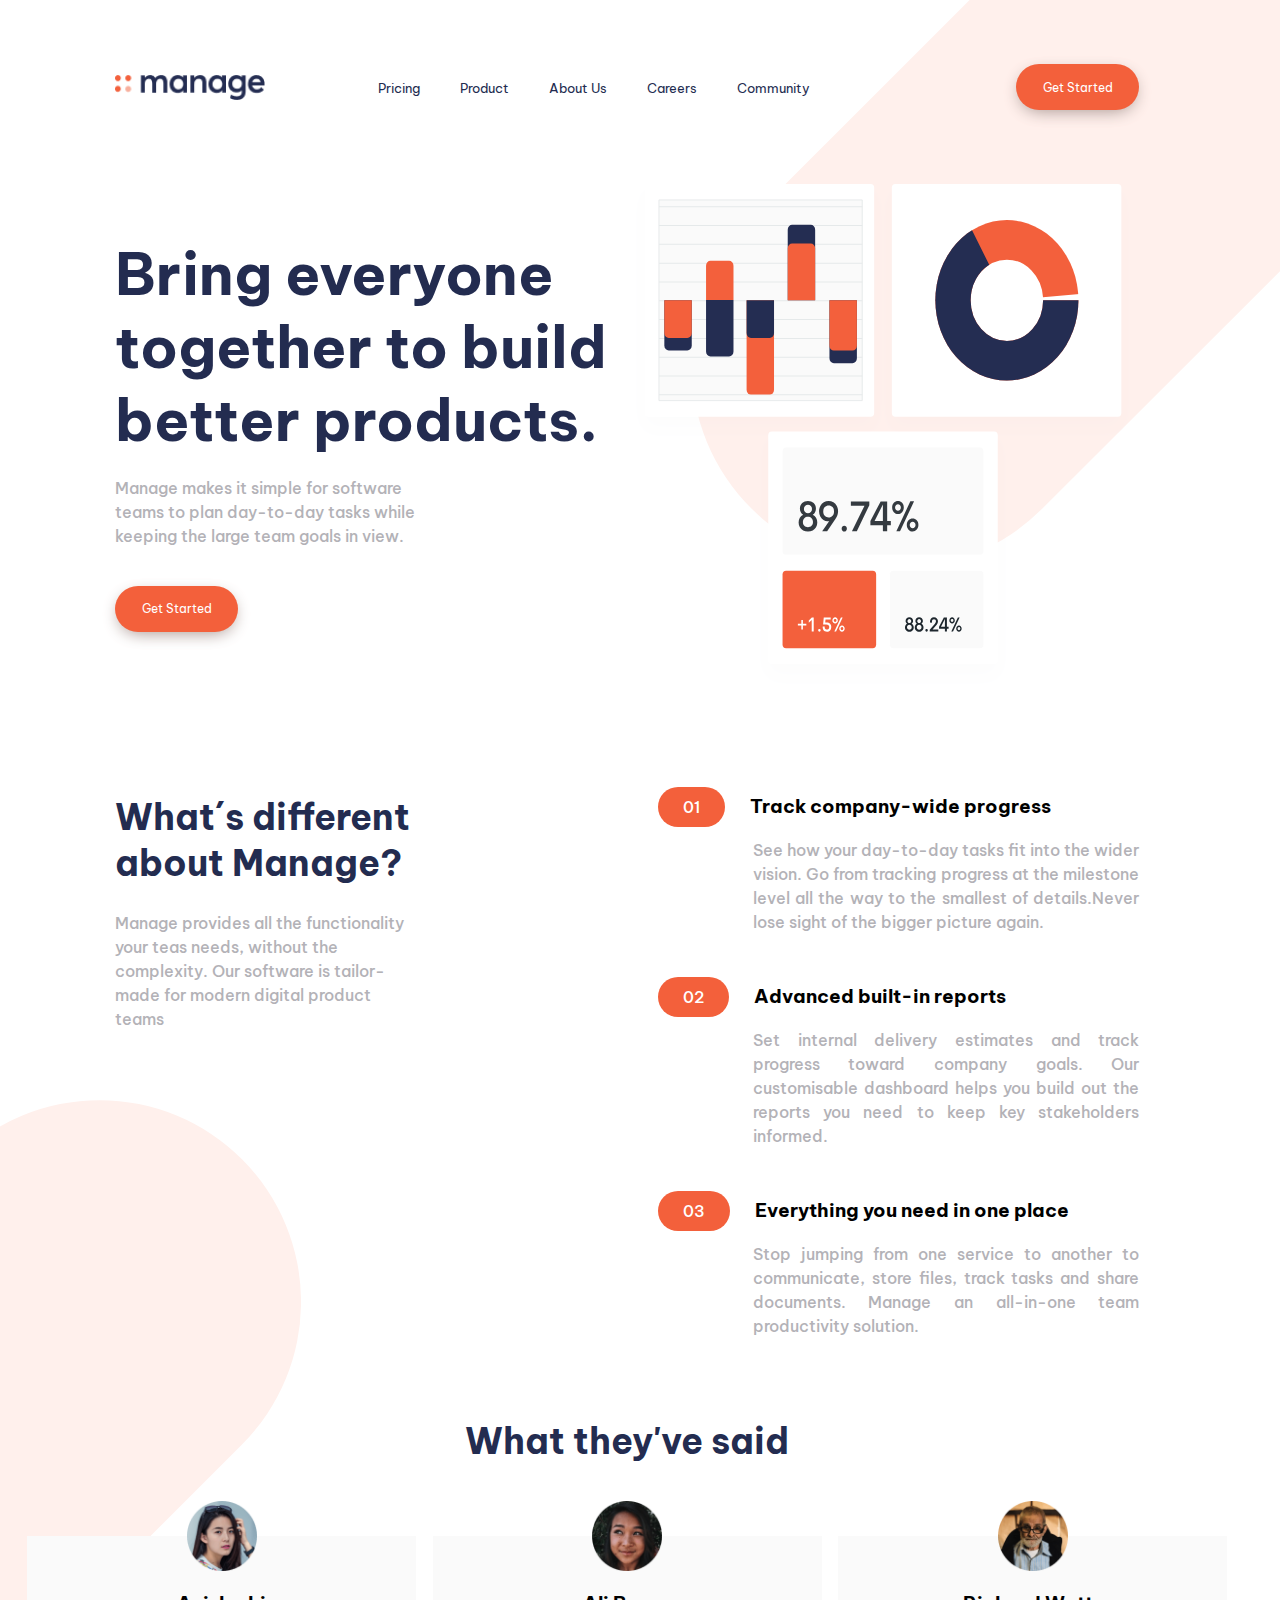
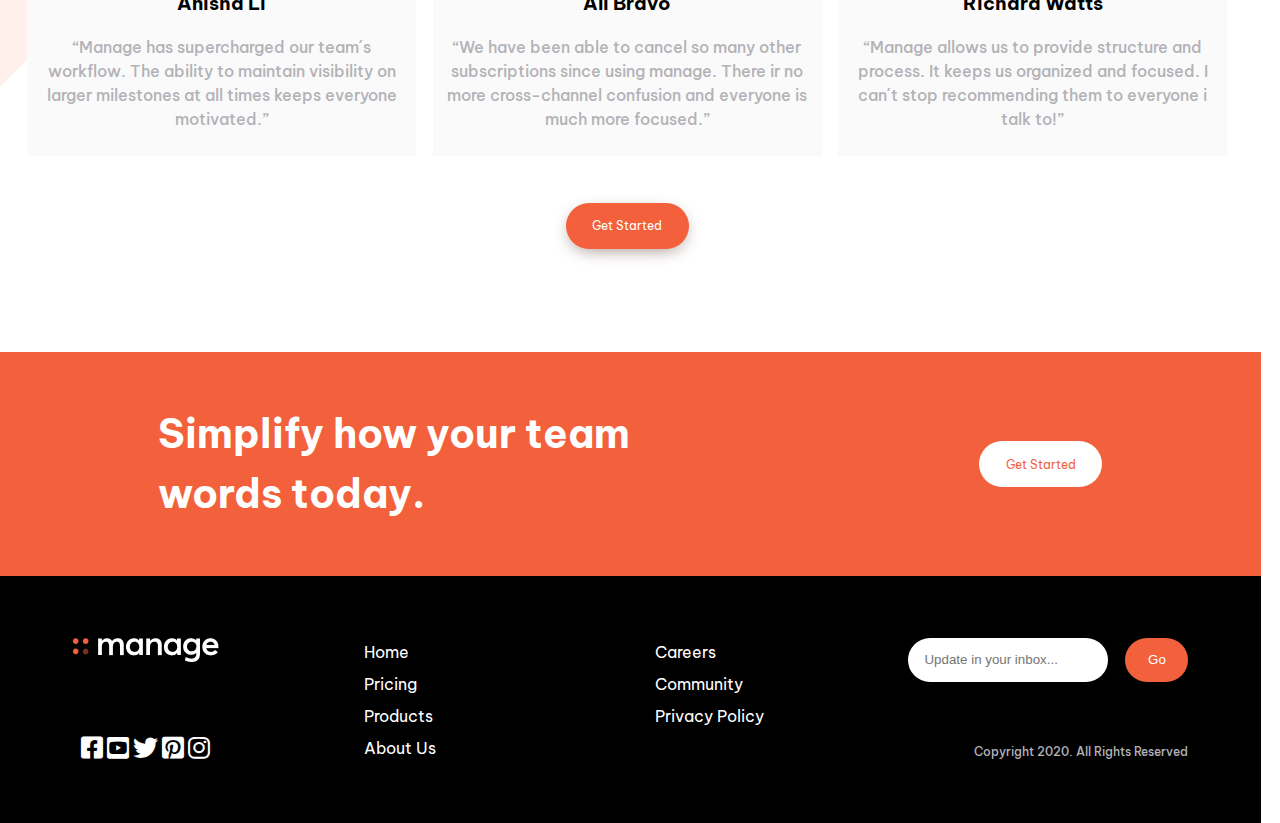
<file: Angie Alvernia C6/index.html>
<!DOCTYPE html>
<html lang="en">
    <!-- Hola profe, después de muchas horas de frustración y felicidad logré terminar
    el diseño, por lo menos en un 98% igual jaja. 
    Me pareció una muy buena experiencia, llena de sufrimiento colectivo jaja, perdón,
    compañerismo, nos ayudamos juntos en muchas cosas y eso es importante, aceptar
    que necesitamos ayuda y que nadie se las sabe todas, muchas gracias por hacer esta 
    asignatura tan amena, ahora sin más preámbulo:

    1. Realicé un diseño para computador, que me funcionó tanto en pantalla de 14" como 
    en otra de 16", así que se debe ver bien en pantallas de 1024px y 1280px de ancho.

    2. El maquetado de mobile fue diseñado para una medida de 375px.

    3. Lo probé con varios navegadores y se ve bien, pero preferiblemente Chrome y Opera
    solo espero que se vea tal cual lo diseñé jaja.

    4. Gracias profe por todas las enseñanzas, se termina la asignatura con amor por FRONTEND-->
<head>
    <meta charset="UTF-8">
    <meta http-equiv="X-UA-Compatible" content="IE=edge">
    <meta name="viewport" content="width=device-width, initial-scale=1.0">
    <link rel="preconnect" href="https://fonts.googleapis.com">
    <link rel="preconnect" href="https://fonts.gstatic.com" crossorigin>
    <link href="https://fonts.googleapis.com/css2?family=Be+Vietnam+Pro:ital,wght@0,400;0,700;1,500&display=swap" rel="stylesheet">
    <link rel="stylesheet" href="styles/styles.css">
    <link rel="stylesheet" href="https://cdnjs.cloudflare.com/ajax/libs/font-awesome/6.0.0-beta2/css/all.min.css">
    <title>Manage</title>
</head>
<body>
        <header>
        <section class="headerContainer">
        <img src="./imagenes/logoHeader.png" alt="Logo">
        <nav>
        <ul>
            <li><a class="opciones" href="#">Pricing</a></li>
            <li><a class="opciones" href="#">Product</a></li>
            <li><a class="opciones" href="#">About Us</a></li>
            <li><a class="opciones" href="#">Careers</a></li>
            <li><a class="opciones" href="#">Community</a></li>
        </ul>
        </nav>
        <i class="fas fa-bars"></i>
        <input  class="button" type="button" value="Get Started">
        </section>
        
    </header>

    <main>
    
    <section class="grafico">
        <div class="bring">
            <h1>Bring everyone together to build better products.</h1>
            <p class="manage">Manage makes it simple for software teams to plan day-to-day
                tasks while keeping the large team goals in view.</p>
            <input  class="button" type="button" value="Get Started"> 
        </div>
        <div class="imgGrafico">
            <img src="./imagenes/illustration-intro.svg">
        </div>
    
        
        
    </section>
    
    <section class="sobreNosotros">
        <div class="what">
            <h2>What´s different about Manage?</h2>
            <p>Manage provides all the functionality your teas needs, without the complexity.
                Our software is tailor-made for modern digital product teams</p>
        </div>
        <div class="track">
            <div>
                <h3 class="uno">Track company-wide progress</h3>
                <p>
                    See how your day-to-day tasks fit into the wider vision.
                    Go from tracking progress at the milestone level all the way 
                    to the smallest of details.Never lose sight of the bigger picture again.
                </p>
            </div>
            <div>
                <h3 class="dos">Advanced built-in reports</h3>
                <p>Set internal delivery estimates and track progress toward company goals.
                    Our customisable dashboard helps you build out the reports you need
                    to keep key stakeholders informed.
                </p>
            </div>
            <div>
                <h3 class="tres">Everything you need in one place</h3>
                <p>Stop jumping from one service to another to communicate,
                    store files, track tasks and share documents. Manage 
                    an all-in-one team productivity solution.
                </p>
            </div>
        </div>
    </section>

    <section class="testimony" >
        <h2>What they've said</h2>
        <div class="cardsContainer">
            <div  id="Anisha" class="cards">
                <img  class="avatar" src="./imagenes/avatar-anisha.png" alt="Anisha">
                <h3 class="nombres">Anisha Li</h3>
                <p>“Manage has supercharged our team´s workflow. 
                The ability to maintain visibility on larger milestones 
                at all times keeps everyone motivated.”</p>
            </div>
            <div id="Ali"  class="cards">
                <img class="avatar" src="./imagenes/avatar-ali.png" alt="Ali">
                <h3 class="nombres">Ali Bravo</h3>
                <p>“We have been able to cancel so many other
                subscriptions since using manage. There ir
                no more cross-channel confusion and everyone
                is much more focused.”</p>
            </div>
            <div id="Richard" class="cards">
                <img class="avatar" src="./imagenes/avatar-richard.png" alt="Richard">
                <h3 class="nombres">Richard Watts</h3>
                <p>“Manage allows us to provide structure and process.
                It keeps us organized and focused. I can´t stop 
                recommending them to everyone i talk to!”</p>
            </div>
        </div>
        <img class="desplazar" src="./imagenes/circulos.png">
        <input  class="button" type="button" value="Get Started"> 
    </section>
    </main>

    <section class="orange">
        <p id="simplify">Simplify how your team words today.</p>
        <input  class="button" type="button" value="Get Started">
    </section>

    <footer>
        <div class="redSocial">
            <img id="logoFooter" src="./imagenes/logoFooter.png" alt="Logo">
            <div class="iconos">
                    <i class="red fab fa-facebook-square"></i>
                    <i class="red fab fa-youtube-square"></i>
                    <i class="red fab fa-twitter"></i>
                    <i class="red fab fa-pinterest-square"></i>
                    <i class="red fab fa-instagram"></i>
            </div>
        </div>
        <div class="navegadores">
        <nav class="navFooter">
            <ul>
                <li><a href="#">Home</a></li>
                <li><a href="#">Pricing</a></li>
                <li><a href="#">Products</a></li>
                <li><a href="#">About Us</a></li>
            </ul>
        </nav>
        <nav class="navFooter">
            <ul >
                <li><a href="#">Careers</a></li>
                <li><a href="#">Community</a></li>
                <li><a href="#">Privacy Policy</a></li>
            </ul>
        </nav>
        </div>
        
        <div class="formulario">
            <form>
                <div>
                    <input type="email" id="email" class="input" placeholder="Update in your inbox...">
                    <p></p>
                </div>
                <input type="submit" value="Go" class="formButton">
            </form>
            <p id="copyright">Copyright 2020. All Rights Reserved</p>
        
    </footer>
</body>
</html>
</file>
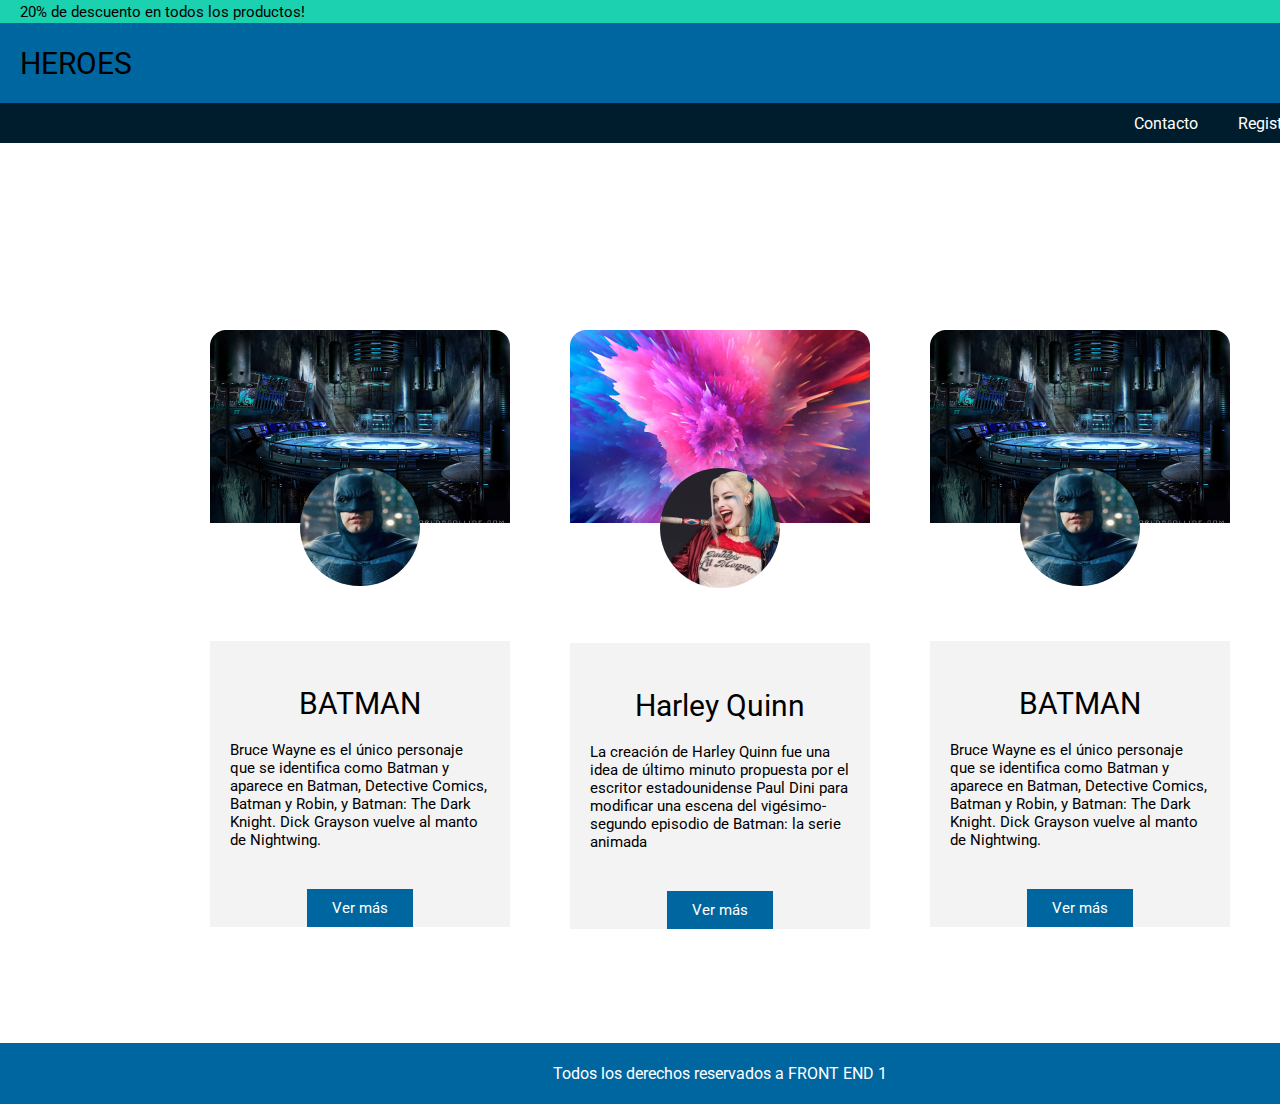
<file: Heroes/index.html>
<!DOCTYPE html>
<html lang="en">
<head>
    <meta charset="UTF-8">
    <meta http-equiv="X-UA-Compatible" content="IE=edge">
    <meta name="viewport" content="width=device-width, initial-scale=1.0">
    <link rel="stylesheet" href="css/styles.css">
    <link rel="preconnect" href="https://fonts.googleapis.com">
    <link rel="preconnect" href="https://fonts.gstatic.com" crossorigin>
    <link href="https://fonts.googleapis.com/css2?family=Roboto&display=swap" rel="stylesheet">
    <title>Heroes</title>
</head>

<body>
    <header>
            <p id="descuento">20% de descuento en todos los productos!</p>
            <h1>HEROES</h1>
            <nav>
                <li><a href="contacto.html">Contacto</a></li>
                <li><a href="registro.html">Registrarme</a></li>
                <li><a href="login.html">Ingresar</a></li>
            </nav>
    </header>
    <section class="box">
    <main>
        <section class="cards">
            <img src="img/bannerBatman.png" alt="bannerBatman">
            <img class="profile" src="img/ProfileBatman.png" alt="profileBatman">
            <div class="descripcion">
                <h2>BATMAN</h2>
                <p class="parrafo">Bruce Wayne es el único personaje que se identifica como Batman 
                    y aparece en Batman, Detective Comics, Batman y Robin, y Batman:
                    The Dark Knight. Dick Grayson vuelve al manto de Nightwing.
                </p>
                <a class="buttom" href="#">Ver más</a>
            </div>
        </section>
        <section class="cards">
            <img src="img/bannerHarley.png" alt="bannerHarley">
            <img class="profile" src="img/profileHarley.png" alt="profileHarley">
            <div class="descripcion">
                <h2>Harley Quinn</h2>
                <p class="parrafo">La creación de Harley Quinn fue una idea de último minuto propuesta
                    por el escritor estadounidense Paul Dini para modificar una escena
                    del vigésimo-segundo episodio de Batman: la serie animada
                </p>
                <a class="buttom" href="#">Ver más</a>
            </div>
        </section>
        <section class="cards">
            <img src="img/bannerBatman.png" alt="bannerBatman">
            <img class="profile" src="img/ProfileBatman.png" alt="profileBatman">
            <div class="descripcion">
                <h2>BATMAN</h2>
                <p class="parrafo">Bruce Wayne es el único personaje que se identifica como Batman 
                    y aparece en Batman, Detective Comics, Batman y Robin, y Batman:
                    The Dark Knight. Dick Grayson vuelve al manto de Nightwing.
                </p>
                <a class="buttom" href="#">Ver más</a>
            </div>
        </section>
    </main>
    </section>
    <footer>Todos los derechos reservados a FRONT END 1</footer>

    
</body>
</html>
</file>
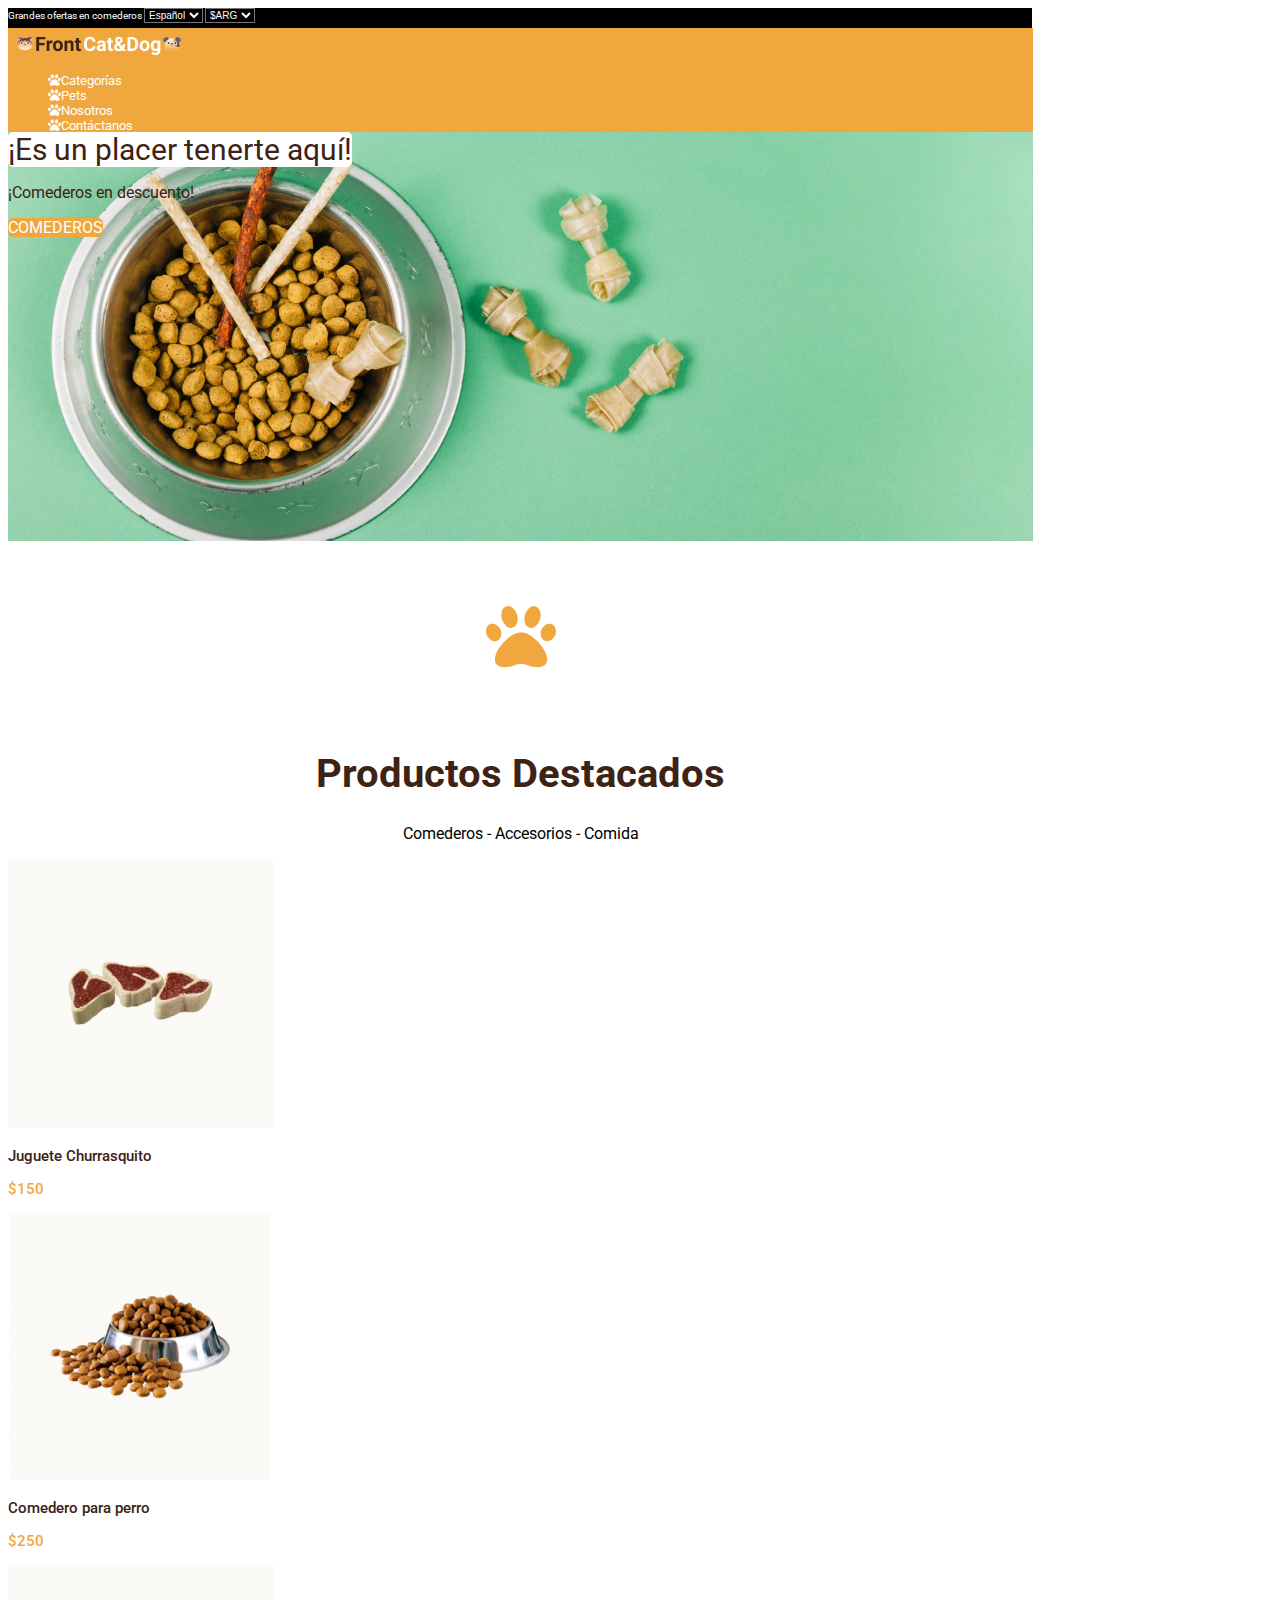
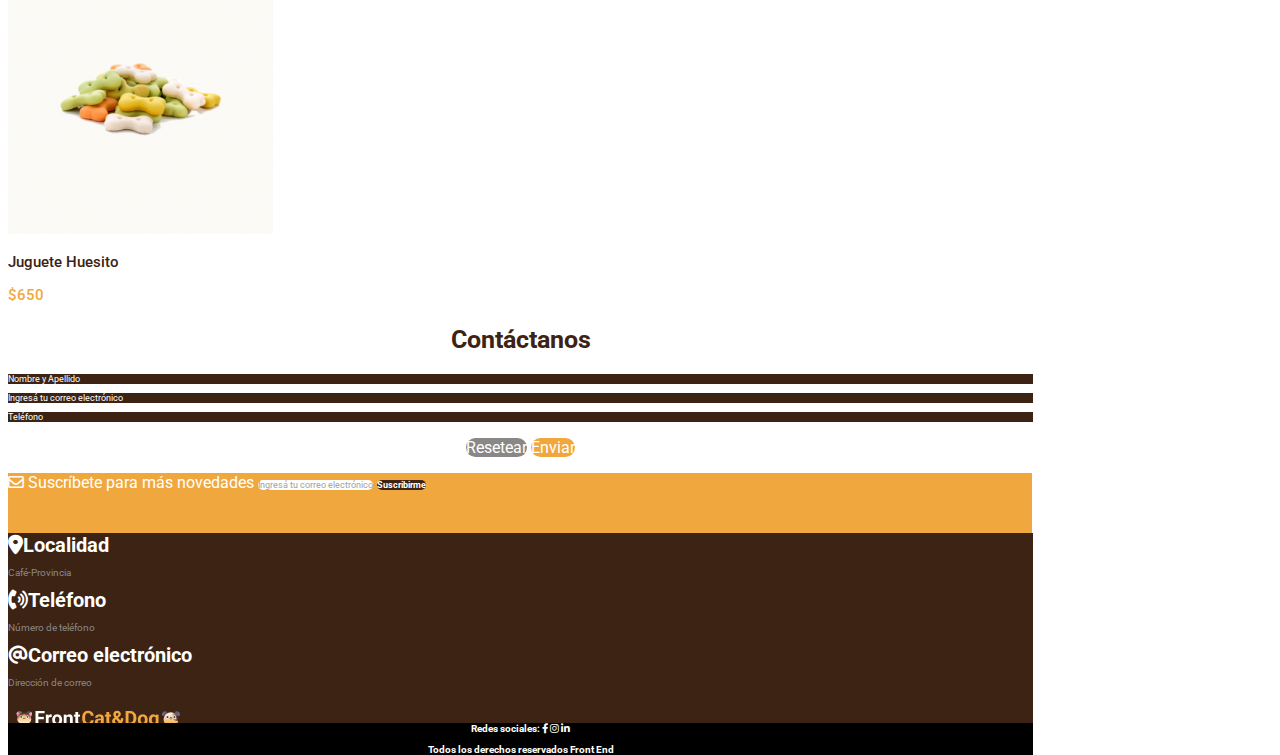
<file: PetShopAlvernia_Angie/index.html>
<!DOCTYPE html>
<html lang="en">
 <head>
    <meta charset="UTF-8">
    <meta http-equiv="X-UA-Compatible" content="IE=edge">
    <meta name="viewport" content="width=device-width, initial-scale=1.0">
    <title>PetShop</title>
    <link rel="stylesheet" href="./css/style.css">
    <link rel="stylesheet" href="https://cdnjs.cloudflare.com/ajax/libs/font-awesome/6.0.0-beta2/css/all.min.css">
    <link rel="preconnect" href="https://fonts.googleapis.com">
    <link rel="preconnect" href="https://fonts.gstatic.com" crossorigin>
    <link href="https://fonts.googleapis.com/css2?family=Roboto&display=swap" rel="stylesheet">
 </head>
  <body>
  
    <header>

     <div class="top">
        <span>Grandes ofertas en comederos</span>
        <select class="select">
          <option value="Español">Español</option>
          <option value="English">English</option>
        </select>
        <select class="select">
          <option value="PesosArgentinos">$ARG</option>
          <option value="DolaresAmericanos">$USD</option>
        </select>
     </div>

     <div class="logo">
       <span><img id=imagenlogo src="./img/logoheader.PNG" alt="FrontCat&Dog"></span> 
       <ul>
        <li type="none"><a style="color:white; text-decoration: none;" href="#"><i class="fas fa-paw"></i>Categorías</a></li>
        <li type="none"><a style="color:white; text-decoration: none;"href="#"><i class="fas fa-paw"></i>Pets</a></li>            
        <li type="none"><a style="color:white; text-decoration: none;"href="#"><i class="fas fa-paw"></i>Nosotros</a></li>
        <li type="none"><a style="color:white; text-decoration: none;"href="#"><i class="fas fa-paw"></i>Contáctanos</a></li>
       </ul>
     </div>      

    </header>
    <div id="banner">
      <span id="texto1">¡Es un placer tenerte aquí!</span> 
      <p id="texto2">¡Comederos en descuento!</p>
      <span id="texto3">  COMEDEROS  </span>
    </div>

    <div id="caja_madre"> 
          
      <div> 
       <p id=pawicon><i class="fas fa-paw"></i></p>
       <h1>Productos Destacados</h1>
       <p id="productos">Comederos - Accesorios - Comida</p>
      </div>
    
      <div id="cards">
       <img src="./img/churrasquito.png">
       <p class="cafe">Juguete Churrasquito</p>
       <p class="precio">$150</p>
       <img src="./img/comedero.png">
       <p class="cafe">Comedero para perro</p>
       <p class="precio">$250</p>
       <img src="./img/Huesito.png">
       <p class="cafe">Juguete Huesito</p>
       <p class="precio">$650</p>
      </div>

      <div >
       <h2 class="contacto">Contáctanos</h2>
      
         <p class="fondo">Nombre y Apellido</p>
         <p class="fondo">Ingresá tu correo electrónico</p>
         <p class="fondo">Teléfono</p>
         
      
       <p class="contacto"><span id="resetear">Resetear</span> <span id="enviar">Enviar</span></p>
      </div>

      <div class="suscripcion">
        <span><i class="far fa-envelope"></i></span id="suscribete"> Suscríbete para más novedades <span id="ingresa">Ingresá tu correo electrónico</span> <span id="suscribirme">Suscribirme</span>
      </div>

      <div id="datos">
       <span class="informacion"><i class="fas fa-map-marker-alt"></i>Localidad </span> 
       <p class="informacion2">Café-Provincia</p>
       <span class="informacion"><i class="fas fa-phone-volume"></i>Teléfono</span>  
       <p class="informacion2">Número de teléfono</p>
       <span class="informacion"><i class="fas fa-at"></i>Correo electrónico</span> 
       <p class="informacion2">Dirección de correo</p>
       <img src="./img/logo_footer.PNG">
      </div>
    </div>


    <footer><span>Redes sociales:</span> <i class="fab fa-facebook-f"></i>  <i class="fab fa-instagram"></i>    <i class="fab fa-linkedin-in"></i>
      <p>Todos los derechos reservados Front End</p> 
    </footer>  
    

   
     
   </body>
</html>
</file>
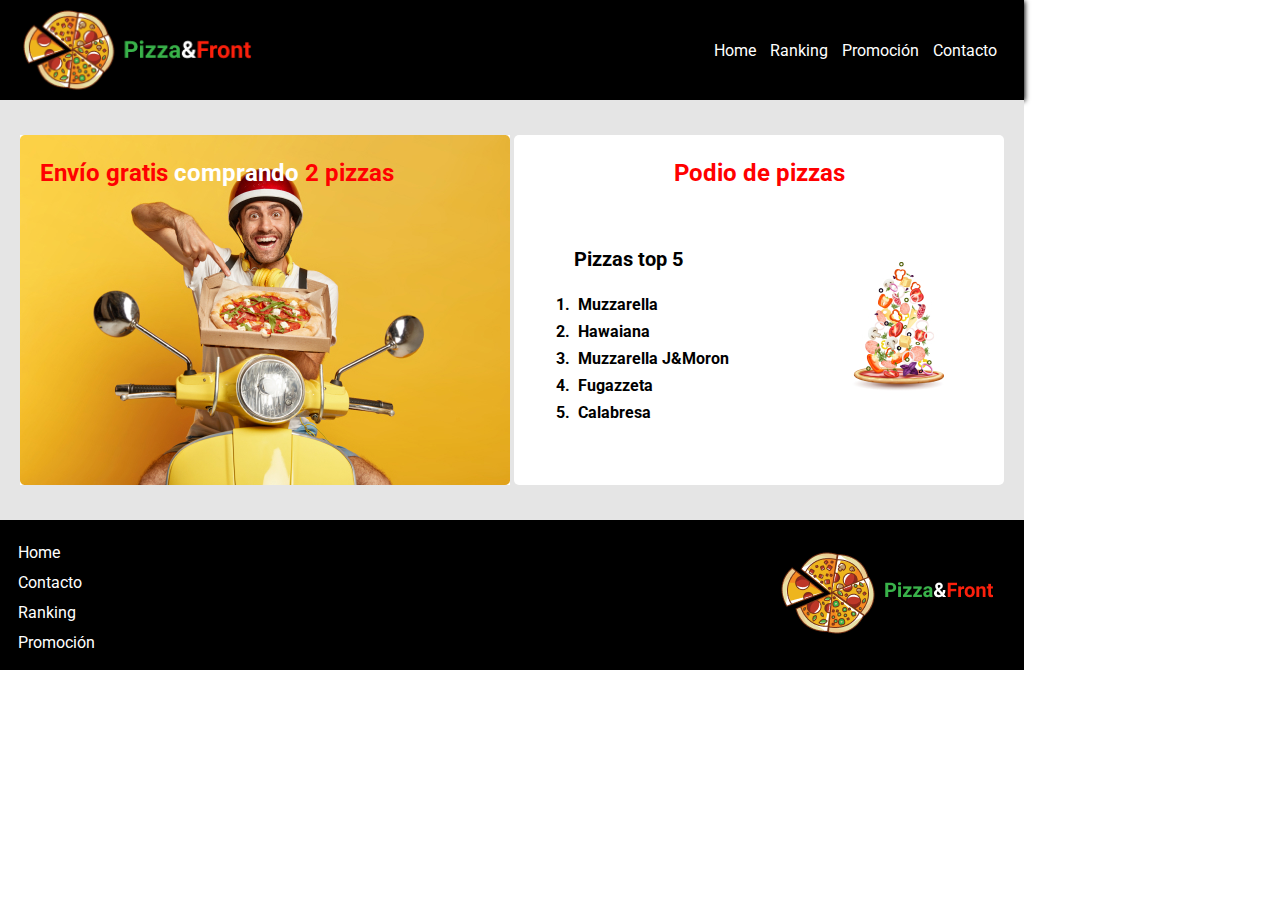
<file: Pizza&Front/index.html>
<!DOCTYPE html>
<html lang="en">
<head>
    <meta charset="UTF-8">
    <meta http-equiv="X-UA-Compatible" content="IE=edge">
    <meta name="viewport" content="width=device-width, initial-scale=1.0">
    <title>Pizza&Front</title>
    <link rel="stylesheet" href="./css/styles.css" >
    <link rel="preconnect" href="https://fonts.googleapis.com">
    <link rel="preconnect" href="https://fonts.gstatic.com" crossorigin>
    <link href="https://fonts.googleapis.com/css2?family=Roboto&display=swap" rel="stylesheet">
</head>
<body>
    <header>
        <img id="logoHeader" src="./img/Logo.png" alt="PizzaLogo">
        
        <ul class="navegador">
            <li type="none" ><a class= "botones" href="#">Home</a></li>
            <li type="none" ><a class= "botones" href="#">Ranking</a></li>
            <li type="none" ><a class= "botones" href="#">Promoción</a></li>
            <li type="none" ><a class= "botones" href="#">Contacto</a></li>            
        </ul>
    </header>

    <main>
        <section class="box1">
            <p id="envio"><span class="rojo">Envío gratis</span> <span class="blanco">comprando</span> <span class="rojo">2 pizzas</span></p>
            <img src="./img/delivery.jpg">
        </section>

        <section class="box2">
            <div class="boxPodio">
                <p class="rojo" id="podio">Podio de pizzas</p>
            </div>
            <div class="boxPizzas">
                <ol class="topPizzas">
                    <p id="Pizzas">Pizzas top 5</p>
                    <li class="nombrePizza">Muzzarella</li>  
                    <li class="nombrePizza">Hawaiana</li>
                    <li class="nombrePizza">Muzzarella J&Moron</li>                
                    <li class="nombrePizza">Fugazzeta</li>
                    <li class="nombrePizza">Calabresa</li>                     
                </ol>
                <img class="imagenPizza" src="./img/PizzaFalling.jpg">
            </div>                          
        </section>
    </main>

    <footer>
        <ul class="navFooter">
            <li type="none"><a class= "botones2" href="#">Home</a></li>
            <li type="none"><a class= "botones2" href="#">Contacto</a></li>
            <li type="none"><a class= "botones2" href="#">Ranking</a></li>
            <li type="none"><a class= "botones2" href="#">Promoción</a></li>
        </ul>
        <div>
            <img id="logoFooter" src="./img/Logofooter.png">
        </div>      
    </footer>
    
</body>
</html>
</file>
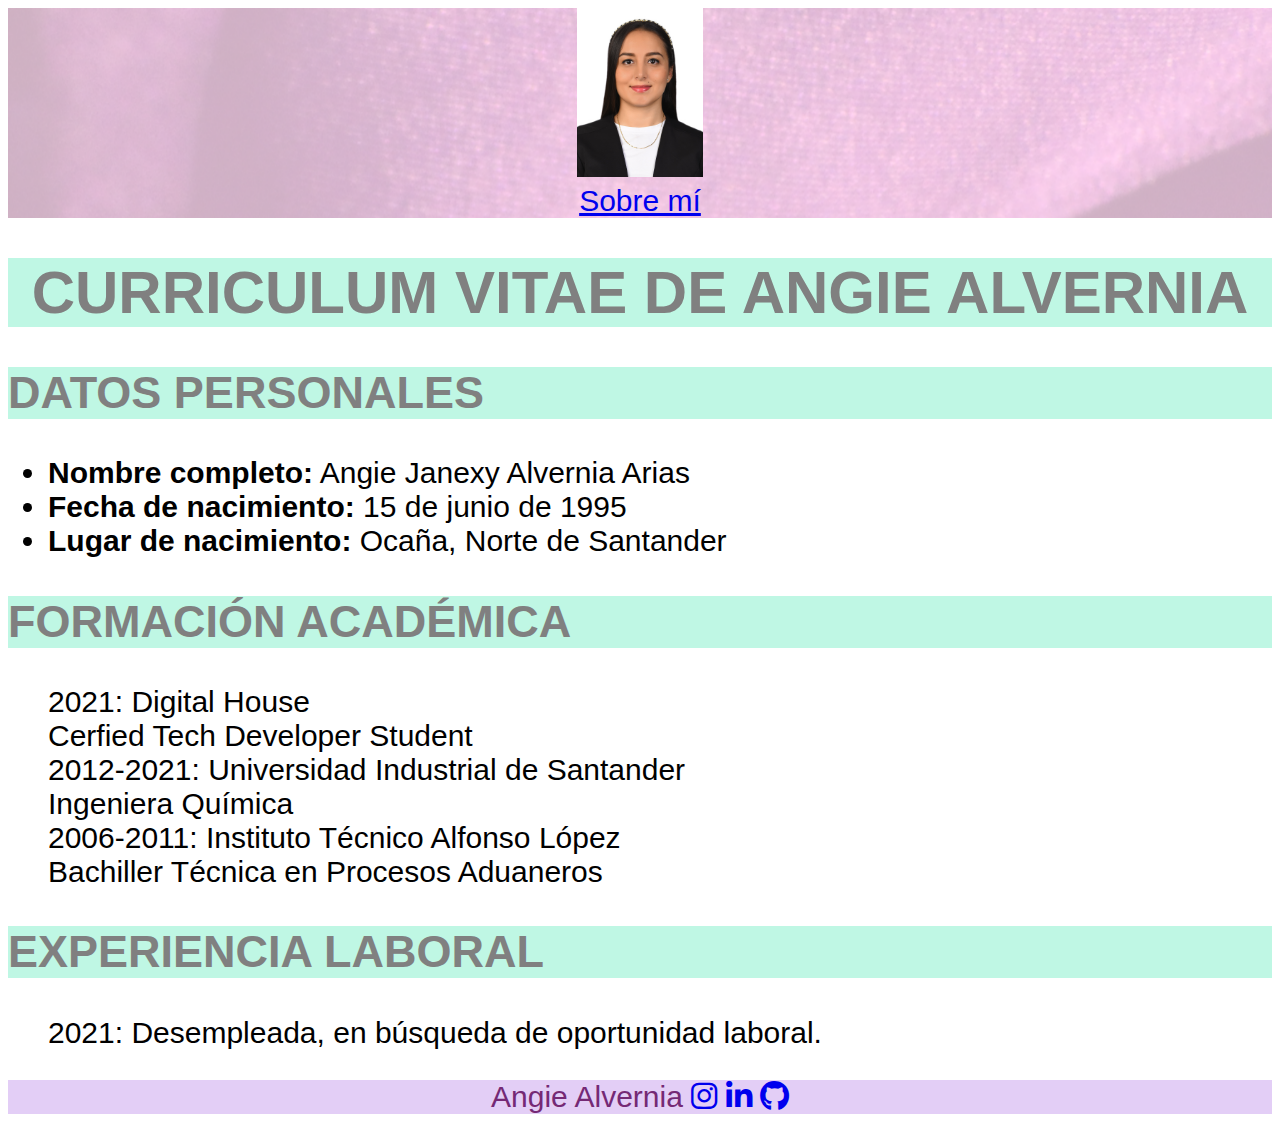
<file: CurriculumAlvernia_Angie/root/index.html>
<!DOCTYPE html>
<html lang="en">
<head>
    
    <meta charset="UTF-8">
    <meta http-equiv="X-UA-Compatible" content="IE=edge">
    <meta name="viewport" content="width=device-width, initial-scale=1.0">
    <title>Curriculum Vitae</title>
    <link rel="stylesheet" href="./css/style.css">
    <link rel="stylesheet" href="https://cdnjs.cloudflare.com/ajax/libs/font-awesome/6.0.0-beta2/css/all.min.css">

</head>
<body>
    <header>
     <div>
        <img src="img/Foto.jpg" alt="Foto Angie" width="10%"> 
     </div>
     <div><a href="/root/sobremi.html">Sobre mí</a></div>

        
    </header>
    
    <h1>CURRICULUM VITAE DE ANGIE ALVERNIA</h1>
    <h2>DATOS PERSONALES</h2>
    <ul>
        <li><b>Nombre completo:</b>  Angie Janexy Alvernia Arias</li>
        <li><b>Fecha de nacimiento:</b> 15 de junio de 1995</li>
        <li><b>Lugar de nacimiento:</b> Ocaña, Norte de Santander</li>
    </ul>
    <h2>FORMACIÓN ACADÉMICA</h2>
    <nav>
        <ul>
            <li type="none" >2021: Digital House</li>
            <li type="none">Cerfied Tech Developer Student</li> </li>
            <li type="none">2012-2021: Universidad Industrial de Santander </li>
            <li type="none">Ingeniera Química</li>
            <li type="none">2006-2011: Instituto Técnico Alfonso López</li>
            <li type="none">Bachiller Técnica en Procesos Aduaneros</li>
            
        </ul>
    </nav>
    <div></div>
    
    <h2>EXPERIENCIA LABORAL</h2>
    <ul>
        <li type="none" >2021: Desempleada, en búsqueda de oportunidad laboral.</li>
        
    </ul>
    
    <footer>
        <span>Angie Alvernia</span> <a href="https://www.instagram.com/angiealvernia/?hl=es-la"><i class="fab fa-instagram"></i></a>    <a href="https://www.linkedin.com/in/angiealvernia/"><i class="fab fa-linkedin-in"></i></a>      <a href="https://github.com/AngieJAA"><i class="fab fa-github"></i></a>
    </footer>
</body>
</html>
</file>
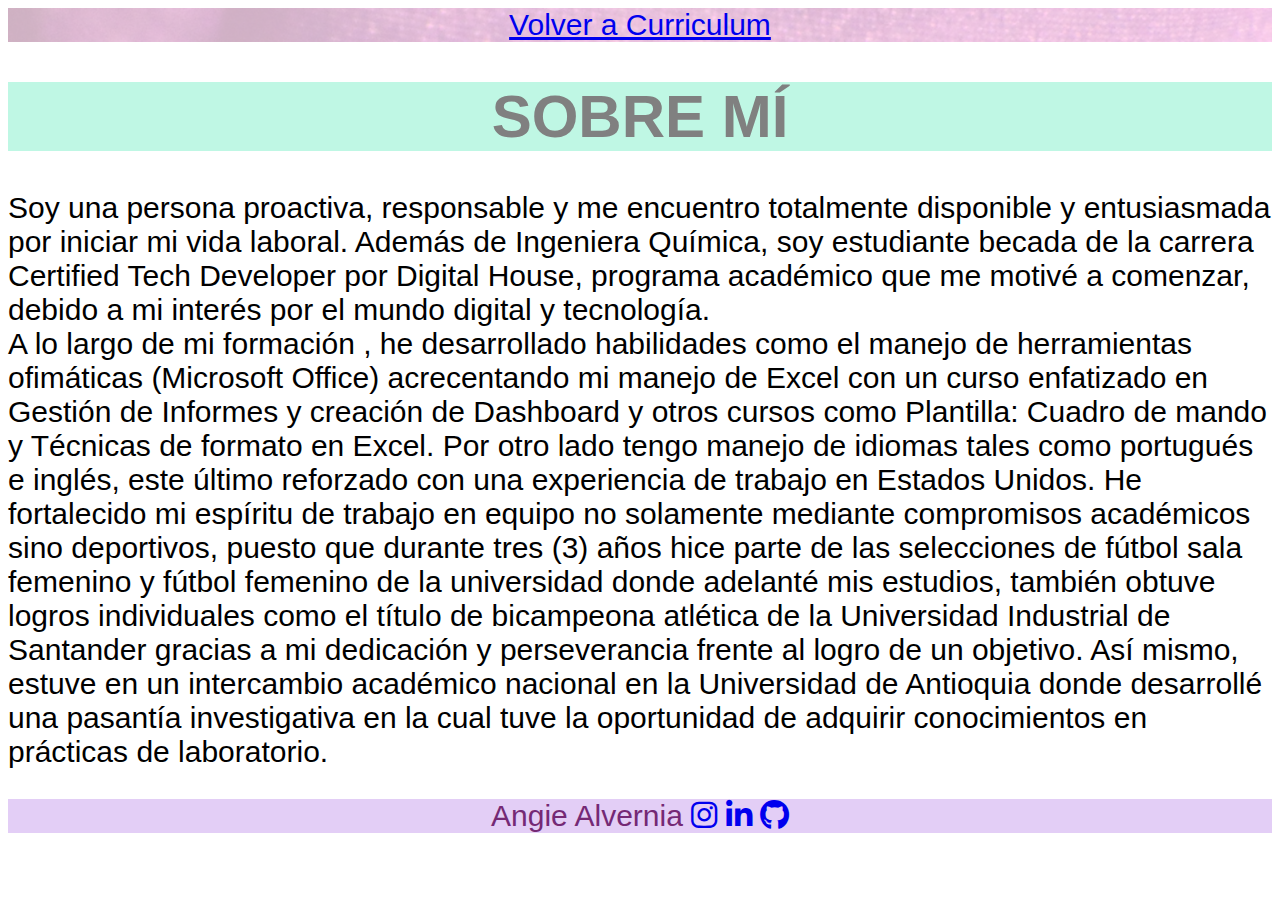
<file: CurriculumAlvernia_Angie/root/sobremi.html>
<!DOCTYPE html>
<html lang="en">
<head>
    <meta charset="UTF-8">
    <meta http-equiv="X-UA-Compatible" content="IE=edge">
    <meta name="viewport" content="width=device-width, initial-scale=1.0">
    <title>Sobre mí</title>
    <link rel="stylesheet" href="./css/style.css">
    <link rel="stylesheet" href="https://cdnjs.cloudflare.com/ajax/libs/font-awesome/6.0.0-beta2/css/all.min.css">
</head>
<body>
    <header id="header2">
        <a href="/root/index.html">Volver a Curriculum</a>
    </header>
    <h1>SOBRE MÍ</h1>
    <p><div class="Caja">Soy una persona proactiva, responsable y me encuentro totalmente disponible y entusiasmada por iniciar mi vida laboral.
        Además de Ingeniera Química, soy estudiante becada de la carrera Certified Tech Developer por Digital House, programa académico que me motivé a comenzar, debido a mi interés por el mundo digital y tecnología.</div> 
        
        A lo largo de mi formación , he desarrollado habilidades como el manejo de herramientas ofimáticas (Microsoft Office) acrecentando mi manejo de Excel con un curso enfatizado en Gestión de Informes y creación de Dashboard y otros cursos como Plantilla: Cuadro de mando y Técnicas de formato en Excel.
        Por otro lado tengo manejo de idiomas tales como portugués e inglés, este último reforzado con una experiencia de trabajo en Estados Unidos.
        
        He fortalecido mi espíritu de trabajo en equipo no solamente mediante compromisos académicos sino deportivos, puesto que durante tres (3) años hice parte de las selecciones de fútbol sala femenino y fútbol femenino de la universidad donde adelanté mis estudios, también obtuve logros individuales como el título de bicampeona atlética de la Universidad Industrial de Santander gracias a mi dedicación y perseverancia frente al logro de un objetivo.
         
        Así mismo, estuve en un intercambio académico nacional en la Universidad de Antioquia donde desarrollé una pasantía investigativa en la cual tuve la oportunidad de adquirir conocimientos en prácticas de laboratorio.</p>
    
        <footer>
            <span>Angie Alvernia</span> <a href="https://www.instagram.com/angiealvernia/?hl=es-la"><i class="fab fa-instagram"></i></a>    <a href="https://www.linkedin.com/in/angiealvernia/"><i class="fab fa-linkedin-in"></i></a>      <a href="https://github.com/AngieJAA"><i class="fab fa-github"></i></a>
        </footer>
</body>
</html>
</file>
<file: Angie Alvernia C6/styles/styles.css>
*{
margin: 0;
padding: 0;
box-sizing: border-box;
}

body{
font-family: 'Be Vietnam Pro', sans-serif;
background-image: url(../imagenes/bg-tablet-pattern.svg);
background-repeat: no-repeat;
background-position: 135% -12%; 
background-size: 60%;
width: 98vw;
max-width: 1440px;
}


/****** ATRIBUTOS GENERALES ******/

a{
text-decoration: none;
}

li{
list-style: none; font-weight: 400;
}

h1{
font-size: 58px;
color:#232C50;
font-weight: 700;
padding-bottom: 20px;
}

h2{
font-size: 36px;
font-weight: 700;
padding-bottom: 25px;
color: #232C50;
}

p{
font-weight: 500;
color:#B3B2B7 ;
line-height: 150%;
}

/****** HEADER ******/

header {
display: flex;
justify-content: center;
}

.headerContainer{
display: flex;
justify-content: space-between;
height: 174px;
width: 80vw;
align-items: center;
}

header .headerContainer img {
height: 25px;
width: 150px;
}

header .headerContainer nav ul {
display: flex;
}


header .headerContainer nav ul li{
padding: 20px;
}

.opciones{
color:#232C50;
font-size: 13px;
}

.opciones:hover{
color:#B3B2B7;
}

.fa-bars:before, .fa-navicon:before {
display: none;
}

.button {
background-color: #F3603B;
color: white;
border-radius: 50px;
padding: 15px 25px;
border: none;
width: 123px;
height: 46px;
font-family:'Be Vietnam Pro', sans-serif;
font-size: 12px;
cursor: pointer;
box-shadow: 1px 5px 18px -7px #b6a5a1, -1px 5px 18px -7px #b6a5a1
}


.button:hover{
box-shadow: 1px 8px 18px -7px #F3603B, -1px 8px 18px -7px #F3603B;
opacity: 0.8;
}

/******* CONTENEDOR MAIN ******/

main{
background-image: url(../imagenes/bg-tablet-pattern.svg);
background-repeat: no-repeat;
background-position: -90% 98%; 
background-size: 60%;
display: flex;
flex-direction: column;
justify-content: space-around;
align-items: center;
}


/***PRIMERA SECCIÓN-GRÁFICO***/

.grafico{
display: flex;
width: 80vw;
height: 520px;
}

.bring{
display: flex;
flex-direction: column;
justify-content: center;
width: 50%;}

.manage{
width: 60%;
height: 110px;
}

.imgGrafico{
width: 50%;
height: 100%;
}

.imgGrafico img{
width: 100%;
height: 100%;
}
/***SEGUNDA SECCIÓN***/

.sobreNosotros{
display:flex;
justify-content: space-between;
width: 80vw;
height: 600px;
margin-top: 100px;
}

.what{
display: flex;
flex-direction: column;
width: 40%;
}

.what p {
width: 75%;
}

.track{
display: flex;
flex-direction: column;
width: 47% ;
}

.track p{
padding-left: 95px;
padding-top: 20px;
padding-bottom: 50px;
text-align: justify;
}

.uno::before{
content:"01";
color:rgb(255, 255, 255);
font-size: 16px;
font-weight: 500;
background-color: #F3603B;
padding: 10px 25px;
margin-right: 25px;
border-radius: 30px;
}

.dos::before{
content:"02";
color:rgb(255, 255, 255);
font-size: 16px;
font-weight: 500;
background-color: #F3603B;
padding: 10px 25px;
margin-right: 25px;
border-radius: 30px;
}

.tres::before{
content:"03";
color:rgb(255, 255, 255);
font-size: 16px;
font-weight: 500;
background-color: #F3603B;
padding: 10px 25px;
margin-right: 25px;
border-radius: 30px;
}

/***PRIMERA SECCIÓN-CARDS***/

.testimony{
display:flex;
flex-direction: column;
align-items: center;
justify-content:space-around;
width: 95vw;
height: 478px;
}

.cardsContainer{
display: flex;
justify-content: space-around;
height: 220px;
}

.cards{
display: flex;
flex-direction: column;
align-items: center;
width: 32%;
background-color:#FAFAFA ;
position: relative;
}

.cards p {
text-align: center;
width: 93%;
}

.avatar{
position: absolute;
top: -35px;
width: 70px;
height: 70px;
}

.nombres{
padding-top: 55px;
padding-bottom: 20px;
}

.desplazar{
display: none;
}

/**CUARTA SECCIÓN***/

.orange{
display: flex;
justify-content: space-around;
align-items: center;
height: 224px;
width: 98.5vw;
background-color: #F3613C;
margin-top: 80px;
}

.orange input {
background-color: white;
color:#F3613C ;
box-shadow:none;
}

#simplify{
color: white;
width:40%;
font-size: 40px;
font-weight: 700;
}



/****** FOOTER ******/

footer{
display: flex;
justify-content: space-around;
align-items: center;
background-color: black;
height: 247px;
width: 98.5vw;
}

.redSocial,.navFooter,.formulario{
height: 50%;
}
/*** LOGO Y REDES SOCIALES ***/

#logoFooter{
color: white;
}

.redSocial{
display: flex;
flex-direction: column;
justify-content: space-between;
align-items: center;
}
    

/*** NAVEGADORES ***/

.red{
color: white;
font-size: 25px;
}

.red:hover{
color:#F3613C;
cursor: pointer;
}

footer nav ul li a {
color: white;
font-weight: 400;
line-height: 200%;
}

footer nav ul li a:hover{
color:#F3613C;
}


.navegadores{
display: flex;
width: 400px;
justify-content: space-between;
}


/*** FORMULARIO ***/

.formulario{
display: flex;
flex-direction: column;
justify-content: space-between;
}

form{
display: flex;
justify-content: space-between;
width: 280px;
}

form div{ 
display: flex;
flex-direction: column;
}

/* Ingreso email */
.input{
display: block;
border-radius: 50px;
width: 200px;
height: 44px;
text-indent: 1rem; 
border: none;
}

/*Borde*/
.input:invalid{
border: 2px solid ;color: #e63d13;
}

/*Mensaje*/
.input:invalid + p::before{
content: 'Please insert a valid email';
color: #e63d13;
font-size: 12px;
font-style: italic;
padding-left: 15px;
}

/* Botón*/

form .formButton {
width: 63px;
height: 44px;
background-color:#F3613C;
color: white;
border-radius: 50px;
border: none;
cursor: pointer;
} 

#copyright{
font-size:12px;
text-align: right;
}








/*****MEDIA QUERIES - 375px*****/

@media (max-width:375px){

    body{
    background-position: 60px -70px; 
    background-size: 100%;
    }

    main{
    width: 370px;
    justify-content: space-around;
    }
/* HEADER MQ */

    header{
    height: 100px;
    }

    .headerContainer{
    height: 100%;
    }
    header .headerContainer img {
    width: 110px;
    height: 20px;
    }
    header nav{
    display: none;
    }

    header input {
    display: none;
    }

    .fa-bars:before, .fa-navicon:before {
    display: block;
    color: #232C50;
    font-size: 18px;
    }


/* Primera Sección MQ Gráfico*/

    main{
    background-position: 320% 21%; 
    background-size: 80%;
    }
    .grafico{
    flex-direction: column-reverse;
    width: 330px;
    height: 600px;
    }

    .bring{
    align-items: center;
    width: 100%;
    }

    .imgGrafico{
    width: 100%;
    height: 330px;
    }

    h1{
    font-size: 38px;
    text-align: center;
    width: 337px;
    }

    .manage{
    text-align: justify;
    width: 95%;
    }
    
    
    /* Segunda Sección MQ Whats y números*/
    
    .sobreNosotros{
    flex-direction: column;
    width: 370px;
    height: 800px;
    align-items: center;
    }

    .what{
    width: 350px;
    align-items: center;
    }
    .what h2{
    text-align: center;
    }

    .what p{
    width: 300px;
    text-align: justify;
    font-size: 14px;
    }

    .track{
        width: 370px;
        margin-top: 50px;
    }
    
    .track h3,.track p {
        font-size: 14px;
    }
    
    .track h3{
    padding-top: 10px;
    padding-bottom: 10px;
    padding-right: 18px;
    border-top-left-radius:50px;
    border-bottom-left-radius:50px;
    background-color:rgba(254, 214, 189, 0.55)
        }
    .track p{
        width: 90%;
        padding-left: 35px;
    }
    
    .track div{
        align-items: center;
    }

    
    /* Tercera Sección MQ Testimonios */

    .testimony{
    height: 500px;
    margin-top: 70px;
    }

    .cardsContainer{
    flex-direction: column;
    }

    .cards{
    flex-direction: column;
    width: 350px;
    height: 320px ;
    margin-top: 30px;
    }

    #Anisha,#Richard{
    display: none;
    }

    .desplazar{
    display: block;
    margin-bottom: 30px;
    }


/* Cuarta sección - Simply */

    .orange{
    flex-direction: column;
    height: 400px;
    justify-content: center;
    align-items: center;
    margin-top: 30px;
    }

    #simplify{
    width: 330px;
    text-align: center;
    font-size: 38px;
    padding-bottom: 20px;
    }


/* Footer */

    footer{
    position: relative;
    flex-direction: column-reverse;
    height: 500px;
    justify-content: space-around;
    }

    .navegadores{
    width: 330px;
    justify-content: space-around;
    margin-top: 20px;
    }
    
    .navFooter a{
    font-size: 14px;
    font-weight: 400;
    }
    .redSocial{
    flex-direction: column-reverse;
    width: 300px;
    height: 150px;
    justify-content: space-around;
    margin-bottom: 50px;
    }

    .iconos{
    width: 100%;
    display: flex;
    justify-content: space-around;
    }

    #copyright{
    position: absolute;
    bottom: 20px;
    left: 75px;
    }

    .formulario{
    height: 50px;
    margin-top: 30px;
    }

}
</file>
<file: Heroes/css/styles.css>
*{
box-sizing: border-box;
margin:0px;
padding:0px;
font-weight: 400;
font-family: 'Roboto', sans-serif;
}

body{width: 1440px;}

a{text-decoration: none;
color: white;}

/******Header******/

#descuento{ 
display: flex;
align-items: center;
background-color: #1CD1B0;
color:black;
font-size: 15px;
padding-left: 20px;
height: 23px;
}

h1{
display: flex;
align-items: center;
background-color: #00669F;
color:black;
font-size: 30px;
padding-left: 20px;
height: 80px;}

nav{
display: flex;
justify-content: flex-end;
align-items: center;
background-color: #001D2D;
list-style: none;
height: 40px;
font-size: 16px;
}

nav li {
padding:20px;}

/******Cards******/

.box{
display:flex;
justify-content: center;
align-items: center;
height: 900px;}

main{
display: flex;
justify-content: space-between;
align-items: center;
height: 523px;
width: 1020px;}

.cards {
display:flex;
flex-direction: column;
align-items: center;
justify-content: flex-start;
width: 300px;
height: 527px;}

.descripcion{
display: flex; 
flex-grow: 1;
flex-direction: column;
justify-content: center;
align-items: center;
background-color: #F3F3F3;}

.profile{
position: relative;
border-radius: 100px;
bottom:55px;
}

.parrafo{
padding: 20px 20px 40px;
font-size: 15px;
}

h2{
font-size: 30px;
padding-top: 45px ;
}

.buttom{ 
background-color: #00669F;
font-size: 15px;
padding: 10px 25px;}



/******Footer*******/

footer{
display: flex;
align-items: center;
justify-content: center;
background-color: #00669F;
color: white;
height: 61px;}
</file>
<file: PetShopAlvernia_Angie/css/style.css>
body{font-family: 'Roboto', sans-serif;}

.top{color: white; background-color: black; font-size: 10px; position: relative; width: 1024px; height: 20px;}
.select{color: white; background-color: black; font-size: 10px;}

.logo{background-color: #F0A83E; width: 1025px; font-size: 13px;}

#banner{background-image: url(../img/bowl-and-pet-daities-on-green-background\ 1.png); 
    position: absolute;
    width: 1025px;
    height: 409px;
    top: 132px;}

#texto1{background-color: white; border-radius: 5px ; color: #3C2313; font-size: 30px;}

#texto2{color: #3C2313; font-size: 16px;}

#texto3{background-color: #F0A83E; color: white; border-radius: 5px; font-size: 16px;}

h1{font-size: 40px; font-weight: 700; color: #3C2313; text-align: center;}
#productos{font-size: 15; text-align: center;}
.cafe{color:#3C2313; font-size: 15px; font-weight: 500;}
.precio{color: #F0A83E; font-size: 15px; font-weight: 500;}

h2{font-size: 25px; font-weight: 700; color: #3C2313;}

#caja_madre{ width: 1025px;
    height: 800px;
    background-color: white; 
    position: relative;     top: 395px;}

#pawicon{color: #F0A83E; font-size: 70px; text-align: center;}

.contacto{text-align: center;}
#resetear{color:white;background-color: #8A8787;border-radius: 15px; font-size: 16px;}
#enviar{color:white;background-color:#F0A83E;border-radius: 15px;font-size: 16px;}

#datos{color: white;background-color:#3C2313; }

.fondo{color: white;background-color: #3C2313; font-size: 9px;}

.suscripcion{width: 1024px;height: 60px; color:white; background-color: #F0A83E;}
#suscribete{font-size: 20px; font-weight: 700;}
#ingresa{font-size: 9px;font-weight: 400;background: #FFFFFF;border-radius: 15px; color: #A0A0A0;}
#suscribirme{font-size: 9px;font-weight: 700; background: #3C2313;border-radius: 15px; }

.informacion{font-size: 20px; color: white; font-weight: 700;}
.informacion2{font-size: 10px; color:#8A8787}

footer{position: relative; color:white;background-color: black; width: 1025px; text-align: center; font-size: 10px;font-weight: 700; position: relative; top: 1320px;}
</file>
<file: Pizza&Front/css/styles.css>
/******HEADER******/

header{display:flex;
justify-content: space-between;
width: 1024px;
height: 100px;
background-color: black;
color: white;
margin: 0px;
box-shadow: 1px 1px 5px black;
z-index: 10;}

#logoHeader{padding: 10px;
margin-left: 13px;}


.navegador{display:flex;
margin-right: 20px;
align-items: center;}

.botones{text-decoration: none;
color: white;
margin: 7px;
font-family: 'Roboto', sans-serif;
font-size: 16px;
font-weight: 400;}

/******CUERPO******/

body{margin: 0px;}

main{display:flex;
width: 1024px;
height: 420px;
background-color: #E5E5E5;
justify-content: center;
align-items: center;}

/******BOX1******/

.box1{display: flex;
width: 490px;
height: 350px;
border-radius: 5px;
margin-right: 4px;}

#envio{position: absolute;
margin-left: 20px;
font-family: 'Roboto', sans-serif;
font-size: 24px;
font-weight: 700;}

.rojo{color: red;}
.blanco{color: white;}

/******BOX2******/

.box2{display: flex;
flex-direction: column;
width: 490px;
height: 350px;
background-color: white;
border-radius: 5px;}

#podio{font-family:'Roboto', sans-serif;
font-size: 24px;
font-weight: 700;}

#Pizzas{font-family: 'Roboto', sans-serif;
font-size: 20px;
font-weight: 700;}

.nombrePizza{font-family: 'Roboto', sans-serif;
font-size: 16px;
font-weight: 700;
padding: 4px;}

.boxPodio{display: flex;
justify-content: center;}

.boxPizzas{display: flex;
justify-content: space-around;
align-items: center;
}

.topPizzas{padding-left: 0px;}

.imagenPizza{width: 92px;
    height: 129px;}

/******FOOTER*******/

footer{ display: flex;
justify-content: space-between;
align-items: center;
width: 1024px;
height: 150px;
background-color:black;
margin: 0px;}

.navFooter{font-size: 1.6rem;
padding-left: 18px;}

.botones2 {text-decoration: none;
color: white;
font-family: 'Roboto', sans-serif;
font-size: 16px;
font-weight: 400;
margin-left: 0px;}

#logoFooter{margin-right: 30px;}
</file>
<file: CurriculumAlvernia_Angie/root/css/style.css>
body{font-size: 30px;font-family: 'Gill Sans', 'Gill Sans MT', Calibri, 'Trebuchet MS', sans-serif;}

header{text-align: center;  background-image: url('../img/banner.png') ; background-position: top,top; background-repeat: no-repeat;}
h1{color: gray; background-color: rgb(191, 247, 228); text-align: center; font-family: 'Gill Sans', 'Gill Sans MT', Calibri, 'Trebuchet MS', sans-serif;}

h2{color: gray; background-color: rgb(191, 247, 228); font-family: 'Gill Sans', 'Gill Sans MT', Calibri, 'Trebuchet MS', sans-serif;}

footer{color:rgb(117, 41, 117); background-color: rgba(199, 157, 238,0.5); text-align: center;}
.caja {text-size-adjust: 20px;}
</file>
